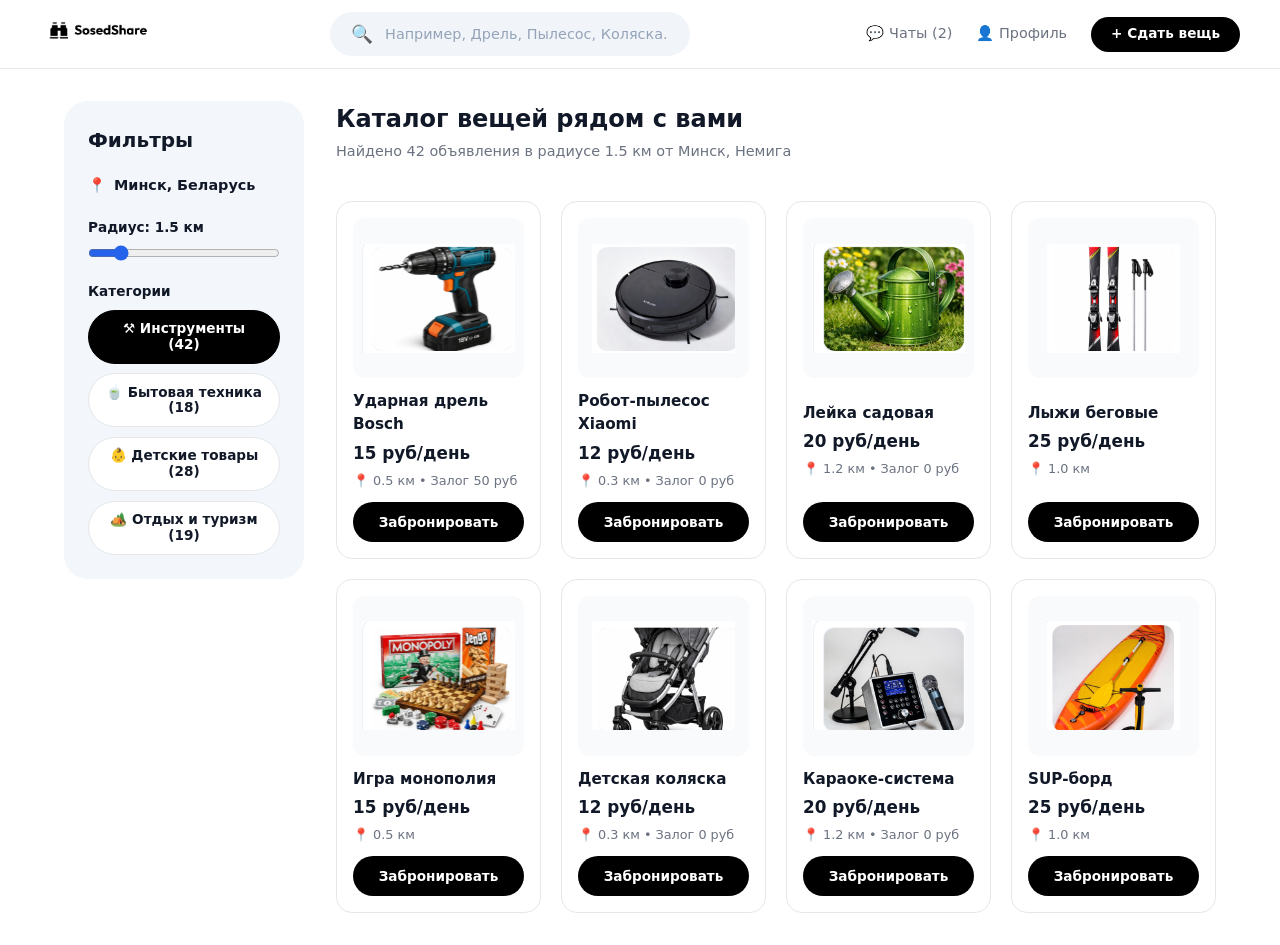
<file: index.html>
<!DOCTYPE html>
<html lang="ru">
<head>
    <meta charset="UTF-8">
    <meta name="viewport" content="width=device-width, initial-scale=1.0, maximum-scale=1.0, user-scalable=no">
    <title>SosedShare — Каталог вещей рядом с вами</title>
    <link rel="stylesheet" href="css/normalize.css">
    <link rel="stylesheet" href="css/style.css">
</head>
<body>

    <!-- Шапка сайта -->
    <header class="site-header">
        <div class="header-container">
            <a href="index.html">
                <img src="assets/images/logo.png" alt="SosedShare" class="header-logo-img">
            </a>

            <div class="header-search">
                <span class="header-search-icon">🔍</span>
                <input type="text" class="header-search-input" placeholder="Например, Дрель, Пылесос, Коляска...">
            </div>

            <nav class="header-nav">
                <a href="#" class="header-nav-link">💬 Чаты (2)</a>
                <a href="profile.html" class="header-nav-link">👤 Профиль</a>
                <button class="btn-black-pill">+ Сдать вещь</button>
            </nav>

            <button class="mobile-menu-btn" id="mobileMenuBtn" aria-label="Меню">☰</button>
        </div>
    </header>

    <!-- Выдвижное мобильное меню -->
    <nav class="mobile-nav-drawer" id="mobileNavDrawer">
        <a href="index.html" class="header-nav-link active">🔍 Каталог</a>
        <a href="details.html" class="header-nav-link">🛠️ Обзор товара</a>
        <a href="profile.html" class="header-nav-link">👤 Профиль</a>
        <button class="btn-black-pill">+ Сдать вещь</button>
    </nav>

    <!-- Основной контент страницы -->
    <main class="main-layout">
        <div class="catalog-container">
            
            <!-- Левый сайдбар с фильтрами -->
            <aside class="sidebar-filters">
                <h2 class="filter-title">Фильтры</h2>
                
                <div class="filter-location">
                    <span>📍</span>
                    <span>Минск, Беларусь</span>
                </div>

                <div class="filter-slider-box">
                    <span class="filter-label">Радиус: 1.5 км</span>
                    <input type="range" min="0.1" max="10" step="0.1" value="1.5" class="range-slider">
                </div>

                <div class="filter-slider-box">
                    <span class="filter-label">Категории</span>
                    <div class="category-pill-list">
                        <button class="cat-pill-btn active">⚒️ Инструменты (42)</button>
                        <button class="cat-pill-btn">🍵 Бытовая техника (18)</button>
                        <button class="cat-pill-btn">👶 Детские товары (28)</button>
                        <button class="cat-pill-btn">🏕️ Отдых и туризм (19)</button>
                    </div>
                </div>
            </aside>

            <!-- Правая секция каталога -->
            <section class="catalog-main">
                <div>
                    <h1 class="catalog-header-title">Каталог вещей рядом с вами</h1>
                    <p class="catalog-header-sub">Найдено 42 объявления в радиусе 1.5 км от Минск, Немига</p>
                </div>

                <!-- Сетка товаров (8 карточек) -->
                <div class="product-grid">
                    
                    <!-- Карточка 1 -->
                    <article class="product-card">
                        <div class="product-img-box">
                            <img src="assets/images/drill.png" alt="Ударная дрель Bosch" class="product-img">
                        </div>
                        <div class="product-info">
                            <h3 class="product-name">Ударная дрель Bosch</h3>
                            <div class="product-price">15 руб/день</div>
                            <div class="product-meta">📍 0.5 км • Залог 50 руб</div>
                        </div>
                        <a href="details.html" class="btn-card-action">Забронировать</a>
                    </article>

                    <!-- Карточка 2 -->
                    <article class="product-card">
                        <div class="product-img-box">
                            <img src="assets/images/robot_vacuum.png" alt="Робот-пылесос Xiaomi" class="product-img">
                        </div>
                        <div class="product-info">
                            <h3 class="product-name">Робот-пылесос Xiaomi</h3>
                            <div class="product-price">12 руб/день</div>
                            <div class="product-meta">📍 0.3 км • Залог 0 руб</div>
                        </div>
                        <a href="details.html" class="btn-card-action">Забронировать</a>
                    </article>

                    <!-- Карточка 3 -->
                    <article class="product-card">
                        <div class="product-img-box">
                            <img src="assets/images/watering_can.png" alt="Лейка садовая" class="product-img">
                        </div>
                        <div class="product-info">
                            <h3 class="product-name">Лейка садовая</h3>
                            <div class="product-price">20 руб/день</div>
                            <div class="product-meta">📍 1.2 км • Залог 0 руб</div>
                        </div>
                        <a href="details.html" class="btn-card-action">Забронировать</a>
                    </article>

                    <!-- Карточка 4 -->
                    <article class="product-card">
                        <div class="product-img-box">
                            <img src="assets/images/skis.png" alt="Лыжи беговые" class="product-img">
                        </div>
                        <div class="product-info">
                            <h3 class="product-name">Лыжи беговые</h3>
                            <div class="product-price">25 руб/день</div>
                            <div class="product-meta">📍 1.0 км</div>
                        </div>
                        <a href="details.html" class="btn-card-action">Забронировать</a>
                    </article>

                    <!-- Карточка 5 -->
                    <article class="product-card">
                        <div class="product-img-box">
                            <img src="assets/images/monopoly.png" alt="Игра монополия" class="product-img">
                        </div>
                        <div class="product-info">
                            <h3 class="product-name">Игра монополия</h3>
                            <div class="product-price">15 руб/день</div>
                            <div class="product-meta">📍 0.5 км</div>
                        </div>
                        <a href="details.html" class="btn-card-action">Забронировать</a>
                    </article>

                    <!-- Карточка 6 -->
                    <article class="product-card">
                        <div class="product-img-box">
                            <img src="assets/images/stroller.png" alt="Детская коляска" class="product-img">
                        </div>
                        <div class="product-info">
                            <h3 class="product-name">Детская коляска</h3>
                            <div class="product-price">12 руб/день</div>
                            <div class="product-meta">📍 0.3 км • Залог 0 руб</div>
                        </div>
                        <a href="details.html" class="btn-card-action">Забронировать</a>
                    </article>

                    <!-- Карточка 7 -->
                    <article class="product-card">
                        <div class="product-img-box">
                            <img src="assets/images/karaoke.png" alt="Караоке-система" class="product-img">
                        </div>
                        <div class="product-info">
                            <h3 class="product-name">Караоке-система</h3>
                            <div class="product-price">20 руб/день</div>
                            <div class="product-meta">📍 1.2 км • Залог 0 руб</div>
                        </div>
                        <a href="details.html" class="btn-card-action">Забронировать</a>
                    </article>

                    <!-- Карточка 8 -->
                    <article class="product-card">
                        <div class="product-img-box">
                            <img src="assets/images/sup_board.png" alt="SUP-борд" class="product-img">
                        </div>
                        <div class="product-info">
                            <h3 class="product-name">SUP-борд</h3>
                            <div class="product-price">25 руб/день</div>
                            <div class="product-meta">📍 1.0 км</div>
                        </div>
                        <a href="details.html" class="btn-card-action">Забронировать</a>
                    </article>

                </div>
            </section>

        </div>
    </main>

    <script src="js/app.js"></script>
</body>
</html>
</file>
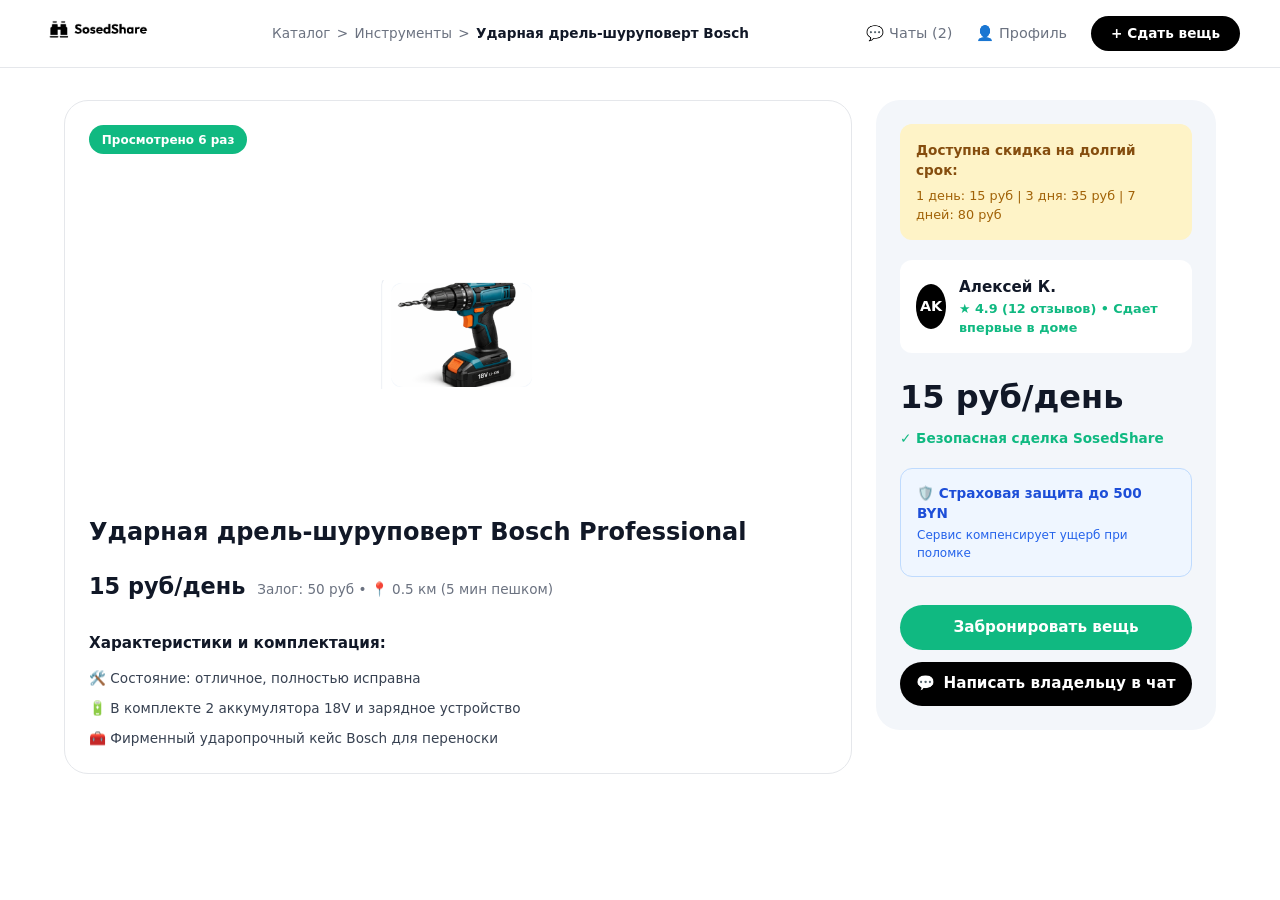
<file: details.html>
<!DOCTYPE html>
<html lang="ru">
<head>
    <meta charset="UTF-8">
    <meta name="viewport" content="width=device-width, initial-scale=1.0, maximum-scale=1.0, user-scalable=no">
    <title>Ударная дрель-шуруповерт Bosch Professional — SosedShare</title>
    <link rel="stylesheet" href="css/normalize.css">
    <link rel="stylesheet" href="css/style.css">
</head>
<body>

    <!-- Шапка сайта -->
    <header class="site-header">
        <div class="header-container">
            <a href="index.html">
                <img src="assets/images/logo.png" alt="SosedShare" class="header-logo-img">
            </a>

            <!-- Хлебные крошки по центру шапки -->
            <nav style="font-size:0.85rem; color:var(--text-muted); display:flex; align-items:center; gap:0.4rem;" class="header-breadcrumbs">
                <a href="index.html" style="color:var(--text-muted);">Каталог</a> &gt;
                <a href="index.html" style="color:var(--text-muted);">Инструменты</a> &gt;
                <span style="color:var(--text-dark); font-weight:600;">Ударная дрель-шуруповерт Bosch</span>
            </nav>

            <nav class="header-nav">
                <a href="#" class="header-nav-link">💬 Чаты (2)</a>
                <a href="profile.html" class="header-nav-link">👤 Профиль</a>
                <button class="btn-black-pill">+ Сдать вещь</button>
            </nav>

            <button class="mobile-menu-btn" id="mobileMenuBtn" aria-label="Меню">☰</button>
        </div>
    </header>

    <!-- Выдвижное мобильное меню -->
    <nav class="mobile-nav-drawer" id="mobileNavDrawer">
        <a href="index.html" class="header-nav-link">🔍 Каталог</a>
        <a href="details.html" class="header-nav-link active">🛠️ Обзор товара</a>
        <a href="profile.html" class="header-nav-link">👤 Профиль</a>
        <button class="btn-black-pill">+ Сдать вещь</button>
    </nav>

    <!-- Основной контент страницы -->
    <main class="main-layout">
        <div class="details-layout">
            
            <!-- Левая широкая карточка товара -->
            <section class="details-left-card">
                <span class="view-badge">Просмотрено 6 раз</span>

                <div class="details-main-img-box">
                    <img src="assets/images/drill.png" alt="Ударная дрель-шуруповерт Bosch" class="details-main-img">
                </div>

                <h1 class="details-title">Ударная дрель-шуруповерт Bosch Professional</h1>

                <div class="details-price-row">
                    <span class="details-price-value">15 руб/день</span>
                    <span class="details-meta-text">Залог: 50 руб • 📍 0.5 км (5 мин пешком)</span>
                </div>

                <div class="specs-section">
                    <div class="specs-title">Характеристики и комплектация:</div>
                    <div class="spec-line">🛠️ Состояние: отличное, полностью исправна</div>
                    <div class="spec-line">🔋 В комплекте 2 аккумулятора 18V и зарядное устройство</div>
                    <div class="spec-line">🧰 Фирменный ударопрочный кейс Bosch для переноски</div>
                </div>
            </section>

            <!-- Правая боковая панель бронирования -->
            <aside class="details-right-sidebar">
                
                <!-- Желтый блок скидки -->
                <div class="discount-yellow-box">
                    <div class="discount-title">Доступна скидка на долгий срок:</div>
                    <div class="discount-text">1 день: 15 руб | 3 дня: 35 руб | 7 дней: 80 руб</div>
                </div>

                <!-- Карточка владельца -->
                <div class="landlord-card">
                    <div class="landlord-avatar-circle">AK</div>
                    <div>
                        <div class="landlord-name">Алексей К.</div>
                        <div class="landlord-rating">★ 4.9 (12 отзывов) • Сдает впервые в доме</div>
                    </div>
                </div>

                <!-- Цена и безопасная сделка -->
                <div style="display:flex; flex-direction:column; gap:0.4rem;">
                    <h2 class="price-huge">15 руб/день</h2>
                    <div class="safe-deal-tag">✓ Безопасная сделка SosedShare</div>
                </div>

                <!-- Голубой блок страховки -->
                <div class="insurance-blue-box">
                    <div class="insurance-title">🛡️ Страховая защита до 500 BYN</div>
                    <div class="insurance-desc">Сервис компенсирует ущерб при поломке</div>
                </div>

                <!-- Кнопки действий -->
                <div style="display:flex; flex-direction:column; gap:0.75rem; margin-top:0.5rem;">
                    <button class="btn-green-book" id="bookModalBtn">Забронировать вещь</button>
                    <button class="btn-black-pill" style="padding:0.85rem; font-size:0.95rem; display:flex; align-items:center; justify-content:center; gap:0.5rem;">
                        <span>💬</span> Написать владельцу в чат
                    </button>
                </div>

            </aside>

        </div>
    </main>

    <!-- Модальное окно бронирования -->
    <div id="bookingModal" style="display:none; position:fixed; top:0; left:0; width:100%; height:100%; background:rgba(0,0,0,0.5); z-index:1000; align-items:center; justify-content:center; padding:1rem;">
        <div style="background:#fff; border-radius:var(--radius-xl); max-width:420px; width:100%; padding:1.5rem; display:flex; flex-direction:column; gap:1rem;">
            <h3 style="margin:0; font-size:1.2rem;">Бронирование инструмента</h3>
            <div>
                <label style="font-size:0.85rem; font-weight:600;">Дата начала аренды:</label>
                <input type="date" style="width:100%; padding:0.6rem; border:1px solid var(--border-color); border-radius:var(--radius-md); margin-top:0.25rem;">
            </div>
            <div>
                <label style="font-size:0.85rem; font-weight:600;">Срок аренды (дней):</label>
                <input type="number" value="1" min="1" style="width:100%; padding:0.6rem; border:1px solid var(--border-color); border-radius:var(--radius-md); margin-top:0.25rem;">
            </div>
            <div style="font-weight:800; font-size:1.2rem; text-align:right;">Итого: 15 BYN</div>
            <div style="display:flex; gap:0.5rem;">
                <button class="btn-black-pill" id="closeModalBtn" style="flex:1; background:#F1F5F9; color:#000;">Отмена</button>
                <button class="btn-green-book" onclick="alert('Заявка отправлена владельцу!')" style="flex:1;">Подтвердить</button>
            </div>
        </div>
    </div>

    <script src="js/app.js"></script>
</body>
</html>
</file>
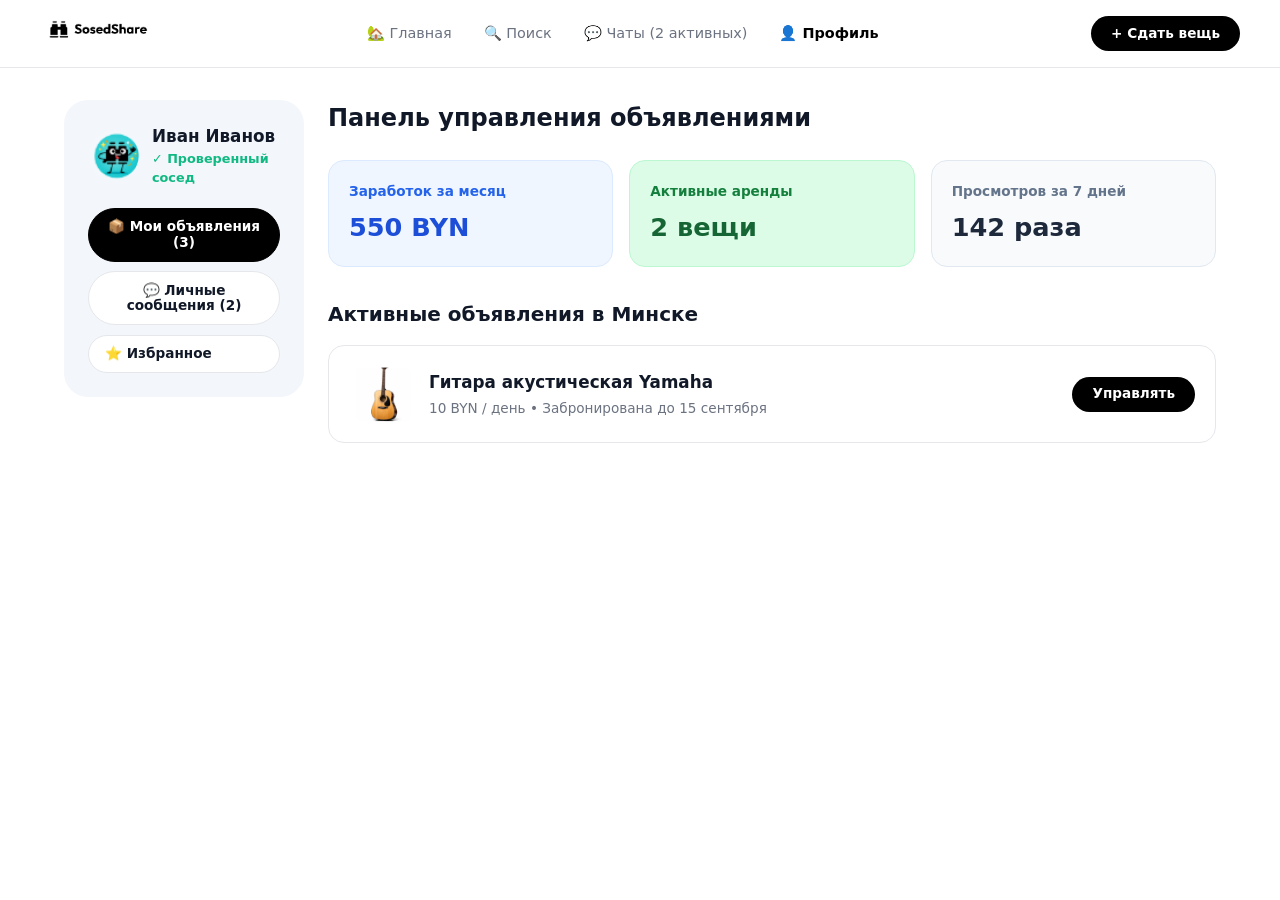
<file: profile.html>
<!DOCTYPE html>
<html lang="ru">
<head>
    <meta charset="UTF-8">
    <meta name="viewport" content="width=device-width, initial-scale=1.0, maximum-scale=1.0, user-scalable=no">
    <title>Панель управления объявлениями — SosedShare</title>
    <link rel="stylesheet" href="css/normalize.css">
    <link rel="stylesheet" href="css/style.css">
</head>
<body>

    <!-- Шапка сайта -->
    <header class="site-header">
        <div class="header-container">
            <a href="index.html">
                <img src="assets/images/logo.png" alt="SosedShare" class="header-logo-img">
            </a>

            <!-- Центрированные ссылки навигации -->
            <nav class="header-nav" style="gap:2rem;">
                <a href="index.html" class="header-nav-link">🏡 Главная</a>
                <a href="index.html" class="header-nav-link">🔍 Поиск</a>
                <a href="#" class="header-nav-link">💬 Чаты (2 активных)</a>
                <a href="profile.html" class="header-nav-link active">👤 Профиль</a>
            </nav>

            <div>
                <button class="btn-black-pill">+ Сдать вещь</button>
            </div>

            <button class="mobile-menu-btn" id="mobileMenuBtn" aria-label="Меню">☰</button>
        </div>
    </header>

    <!-- Выдвижное мобильное меню -->
    <nav class="mobile-nav-drawer" id="mobileNavDrawer">
        <a href="index.html" class="header-nav-link">🏡 Главная</a>
        <a href="index.html" class="header-nav-link">🔍 Поиск</a>
        <a href="#" class="header-nav-link">💬 Чаты (2 активных)</a>
        <a href="profile.html" class="header-nav-link active">👤 Профиль</a>
        <button class="btn-black-pill">+ Сдать вещь</button>
    </nav>

    <!-- Основной контент страницы профиля -->
    <main class="main-layout">
        <div class="profile-layout">
            
            <!-- Левый сайдбар профиля -->
            <aside class="profile-left-sidebar">
                <div class="user-profile-header">
                    <img src="assets/images/avatar_ivan.png" alt="Иван Иванов" class="user-avatar-img">
                    <div>
                        <div style="font-weight:700; font-size:1.05rem;">Иван Иванов</div>
                        <div class="user-verified-tag">✓ Проверенный сосед</div>
                    </div>
                </div>

                <div class="profile-nav-list">
                    <button class="cat-pill-btn active">📦 Мои объявления (3)</button>
                    <button class="cat-pill-btn">💬 Личные сообщения (2)</button>
                    <button class="cat-pill-btn">⭐️ Избранное</button>
                </div>
            </aside>

            <!-- Правая секция со статистикой и объявлениями -->
            <section class="profile-main-content">
                <h1 class="profile-page-title">Панель управления объявлениями</h1>

                <!-- Ряд 3 карточек статистики -->
                <div class="stats-cards-row">
                    <div class="stat-box stat-box-blue">
                        <div class="stat-title">Заработок за месяц</div>
                        <div class="stat-number">550 BYN</div>
                    </div>
                    <div class="stat-box stat-box-green">
                        <div class="stat-title">Активные аренды</div>
                        <div class="stat-number">2 вещи</div>
                    </div>
                    <div class="stat-box stat-box-grey">
                        <div class="stat-title">Просмотров за 7 дней</div>
                        <div class="stat-number">142 раза</div>
                    </div>
                </div>

                <!-- Активные объявления -->
                <div style="display:flex; flex-direction:column; gap:1rem; margin-top:0.5rem;">
                    <h2 style="font-size:1.25rem; font-weight:700; margin:0;">Активные объявления в Минске</h2>

                    <article class="my-listing-card">
                        <div class="listing-left-info">
                            <img src="assets/images/guitar.png" alt="Гитара акустическая Yamaha" class="listing-thumb-img">
                            <div>
                                <h3 style="margin:0; font-size:1.05rem; font-weight:700;">Гитара акустическая Yamaha</h3>
                                <div style="font-size:0.85rem; color:var(--text-muted); margin-top:0.2rem;">10 BYN / день • Забронирована до 15 сентября</div>
                            </div>
                        </div>
                        <button class="btn-black-pill">Управлять</button>
                    </article>
                </div>

            </section>

        </div>
    </main>

    <script src="js/app.js"></script>
</body>
</html>
</file>
<file: css/style.css>
/* ==========================================================================
   Лабораторная работа № 5: Верстка мобильно-ориентированного приложения
   Тема: P2P-шеринг «SosedShare» (СоседШер)
   Точное соответствие фигма-макетам пользователя
   ========================================================================== */

:root {
  --primary-black: #000000;
  --text-dark: #111827;
  --text-muted: #6B7280;
  --bg-sidebar: #F3F6FA;
  --bg-card: #FFFFFF;
  --border-color: #E5E7EB;
  --accent-green: #10B981;
  --accent-green-hover: #059669;
  --font-base: system-ui, -apple-system, BlinkMacSystemFont, "Segoe UI", Roboto, Helvetica, Arial, sans-serif;
  --radius-sm: 8px;
  --radius-md: 12px;
  --radius-lg: 16px;
  --radius-xl: 24px;
  --radius-pill: 9999px;
  --shadow-card: 0 2px 8px rgba(0, 0, 0, 0.04);
}

*, *::before, *::after {
  box-sizing: border-box;
}

body {
  font-family: var(--font-base);
  background-color: #FFFFFF;
  color: var(--text-dark);
  line-height: 1.5;
  margin: 0;
  min-height: 100vh;
  display: flex;
  flex-direction: column;
}

a {
  color: inherit;
  text-decoration: none;
}

/* ==========================================================================
   1. ШАПКА САЙТА (HEADER)
   ========================================================================== */
.site-header {
  background-color: #FFFFFF;
  border-bottom: 1px solid var(--border-color);
  position: sticky;
  top: 0;
  z-index: 100;
  padding: 0.75rem 1.5rem;
}

.header-container {
  max-width: 1200px;
  margin: 0 auto;
  display: flex;
  align-items: center;
  justify-content: space-between;
  gap: 1rem;
}

.header-logo-img {
  height: 36px;
  width: auto;
  object-fit: contain;
}

/* Поиск в шапке */
.header-search {
  display: flex;
  align-items: center;
  background-color: #F1F5F9;
  border-radius: var(--radius-pill);
  padding: 0.5rem 1.25rem;
  width: 100%;
  max-width: 360px;
  border: 1px solid transparent;
  transition: all 0.2s ease;
}

.header-search:focus-within {
  border-color: #CBD5E1;
  background-color: #FFFFFF;
}

.header-search-icon {
  color: #94A3B8;
  margin-right: 0.6rem;
  font-size: 1.1rem;
}

.header-search-input {
  border: none;
  background: transparent;
  outline: none;
  width: 100%;
  font-size: 0.9rem;
  color: var(--text-dark);
}

.header-search-input::placeholder {
  color: #94A3B8;
}

/* Навигация и кнопки справа */
.header-nav {
  display: flex;
  align-items: center;
  gap: 1.5rem;
}

.header-nav-link {
  font-size: 0.9rem;
  font-weight: 500;
  color: var(--text-muted);
  display: flex;
  align-items: center;
  gap: 0.4rem;
  transition: color 0.2s ease;
}

.header-nav-link.active, .header-nav-link:hover {
  color: var(--primary-black);
  font-weight: 600;
}

.btn-black-pill {
  background-color: var(--primary-black);
  color: #FFFFFF;
  font-size: 0.85rem;
  font-weight: 600;
  padding: 0.6rem 1.25rem;
  border-radius: var(--radius-pill);
  border: none;
  cursor: pointer;
  white-space: nowrap;
  transition: background-color 0.2s ease;
}

.btn-black-pill:hover {
  background-color: #262626;
}

.mobile-menu-btn {
  display: none;
  background: transparent;
  border: none;
  font-size: 1.5rem;
  cursor: pointer;
}

/* Мобильное выдвижное меню */
.mobile-nav-drawer {
  display: none;
  flex-direction: column;
  background: #FFFFFF;
  border-bottom: 1px solid var(--border-color);
  padding: 1rem 1.5rem;
  gap: 1rem;
}

.mobile-nav-drawer.is-active {
  display: flex;
}

/* ==========================================================================
   2. ГЛАВНЫЙ КОНТЕЙНЕР
   ========================================================================== */
.main-layout {
  max-width: 1200px;
  width: 100%;
  margin: 0 auto;
  padding: 2rem 1.5rem;
  flex: 1;
}

/* ==========================================================================
   3. КАТАЛОГ (INDEX.HTML)
   ========================================================================== */
.catalog-container {
  display: flex;
  flex-direction: column;
  gap: 2rem;
}

/* Левый сайдбар фильтров */
.sidebar-filters {
  background-color: var(--bg-sidebar);
  border-radius: var(--radius-xl);
  padding: 1.5rem;
  display: flex;
  flex-direction: column;
  gap: 1.25rem;
}

.filter-title {
  font-size: 1.25rem;
  font-weight: 700;
  margin: 0;
}

.filter-location {
  display: flex;
  align-items: center;
  gap: 0.5rem;
  font-size: 0.9rem;
  font-weight: 600;
  color: var(--text-dark);
}

.filter-slider-box {
  display: flex;
  flex-direction: column;
  gap: 0.5rem;
}

.filter-label {
  font-size: 0.85rem;
  font-weight: 600;
  color: var(--text-dark);
}

.range-slider {
  width: 100%;
  accent-color: #2563EB;
  cursor: pointer;
}

.category-pill-list {
  display: flex;
  flex-direction: column;
  gap: 0.6rem;
}

.cat-pill-btn {
  display: flex;
  align-items: center;
  justify-content: flex-start;
  gap: 0.6rem;
  width: 100%;
  padding: 0.65rem 1rem;
  border-radius: var(--radius-pill);
  font-size: 0.85rem;
  font-weight: 600;
  border: 1px solid var(--border-color);
  background-color: #FFFFFF;
  color: var(--text-dark);
  cursor: pointer;
  transition: all 0.2s ease;
}

.cat-pill-btn.active {
  background-color: var(--primary-black);
  color: #FFFFFF;
  border-color: var(--primary-black);
}

.cat-pill-btn:hover:not(.active) {
  background-color: #F1F5F9;
}

/* Правая сетка товаров */
.catalog-main {
  flex: 1;
  display: flex;
  flex-direction: column;
  gap: 1.5rem;
}

.catalog-header-title {
  font-size: 1.5rem;
  font-weight: 700;
  margin: 0;
}

.catalog-header-sub {
  font-size: 0.9rem;
  color: var(--text-muted);
  margin-top: 0.25rem;
}

.product-grid {
  display: grid;
  grid-template-columns: 1fr;
  gap: 1.25rem;
}

.product-card {
  background-color: var(--bg-card);
  border: 1px solid var(--border-color);
  border-radius: var(--radius-lg);
  padding: 1rem;
  display: flex;
  flex-direction: column;
  justify-content: space-between;
  gap: 0.75rem;
  transition: transform 0.2s ease, box-shadow 0.2s ease;
}

.product-card:hover {
  transform: translateY(-2px);
  box-shadow: 0 8px 20px rgba(0,0,0,0.06);
}

.product-img-box {
  width: 100%;
  height: 160px;
  background-color: #F8FAFC;
  border-radius: var(--radius-md);
  display: flex;
  align-items: center;
  justify-content: center;
  overflow: hidden;
}

.product-img {
  max-width: 90%;
  max-height: 90%;
  object-fit: contain;
}

.product-info {
  display: flex;
  flex-direction: column;
  gap: 0.3rem;
}

.product-name {
  font-size: 0.95rem;
  font-weight: 700;
  margin: 0;
  color: var(--text-dark);
}

.product-price {
  font-size: 1.05rem;
  font-weight: 800;
  color: var(--text-dark);
}

.product-meta {
  font-size: 0.8rem;
  color: var(--text-muted);
  display: flex;
  align-items: center;
  gap: 0.3rem;
}

.btn-card-action {
  width: 100%;
  padding: 0.6rem;
  background-color: var(--primary-black);
  color: #FFFFFF;
  border-radius: var(--radius-pill);
  font-size: 0.85rem;
  font-weight: 600;
  border: none;
  cursor: pointer;
  text-align: center;
}

.btn-card-action:hover {
  background-color: #262626;
}

/* ==========================================================================
   4. ДЕТАЛИ ТОВАРА (DETAILS.HTML)
   ========================================================================== */
.details-layout {
  display: flex;
  flex-direction: column;
  gap: 1.5rem;
}

.details-left-card {
  background-color: #FFFFFF;
  border: 1px solid var(--border-color);
  border-radius: var(--radius-xl);
  padding: 1.5rem;
  display: flex;
  flex-direction: column;
  gap: 1.25rem;
}

.view-badge {
  display: inline-block;
  background-color: var(--accent-green);
  color: #FFFFFF;
  font-size: 0.75rem;
  font-weight: 600;
  padding: 0.35rem 0.8rem;
  border-radius: var(--radius-pill);
  align-self: flex-start;
}

.details-main-img-box {
  width: 100%;
  height: 320px;
  background-color: #FFFFFF;
  display: flex;
  align-items: center;
  justify-content: center;
}

.details-main-img {
  max-width: 100%;
  max-height: 100%;
  object-fit: contain;
}

.details-title {
  font-size: 1.5rem;
  font-weight: 800;
  margin: 0;
}

.details-price-row {
  display: flex;
  align-items: baseline;
  gap: 0.75rem;
  flex-wrap: wrap;
}

.details-price-value {
  font-size: 1.4rem;
  font-weight: 800;
  color: var(--text-dark);
}

.details-meta-text {
  font-size: 0.85rem;
  color: var(--text-muted);
}

.specs-section {
  display: flex;
  flex-direction: column;
  gap: 0.6rem;
  margin-top: 0.5rem;
}

.specs-title {
  font-size: 0.95rem;
  font-weight: 700;
  margin-bottom: 0.25rem;
}

.spec-line {
  display: flex;
  align-items: center;
  gap: 0.5rem;
  font-size: 0.85rem;
  color: #374151;
}

/* Правая панель бронирования */
.details-right-sidebar {
  background-color: var(--bg-sidebar);
  border-radius: var(--radius-xl);
  padding: 1.5rem;
  display: flex;
  flex-direction: column;
  gap: 1.25rem;
}

.discount-yellow-box {
  background-color: #FEF3C7;
  border-radius: var(--radius-md);
  padding: 1rem;
  display: flex;
  flex-direction: column;
  gap: 0.3rem;
}

.discount-title {
  font-size: 0.85rem;
  font-weight: 700;
  color: #854D0E;
}

.discount-text {
  font-size: 0.8rem;
  color: #A16207;
}

.landlord-card {
  background-color: #FFFFFF;
  border-radius: var(--radius-md);
  padding: 1rem;
  display: flex;
  align-items: center;
  gap: 0.8rem;
}

.landlord-avatar-circle {
  width: 2.8rem;
  height: 2.8rem;
  border-radius: 50%;
  background-color: var(--primary-black);
  color: #FFFFFF;
  display: flex;
  align-items: center;
  justify-content: center;
  font-weight: 700;
  font-size: 0.9rem;
}

.landlord-name {
  font-size: 0.95rem;
  font-weight: 700;
}

.landlord-rating {
  font-size: 0.8rem;
  color: var(--accent-green);
  font-weight: 600;
}

.price-huge {
  font-size: 2rem;
  font-weight: 800;
  color: var(--text-dark);
  margin: 0;
}

.safe-deal-tag {
  color: var(--accent-green);
  font-weight: 600;
  font-size: 0.85rem;
  display: flex;
  align-items: center;
  gap: 0.3rem;
}

.insurance-blue-box {
  background-color: #EFF6FF;
  border: 1px solid #BFDBFE;
  border-radius: var(--radius-md);
  padding: 0.85rem 1rem;
  display: flex;
  flex-direction: column;
  gap: 0.2rem;
}

.insurance-title {
  font-size: 0.85rem;
  font-weight: 700;
  color: #1D4ED8;
}

.insurance-desc {
  font-size: 0.75rem;
  color: #2563EB;
}

.btn-green-book {
  width: 100%;
  padding: 0.85rem;
  background-color: var(--accent-green);
  color: #FFFFFF;
  border-radius: var(--radius-pill);
  font-size: 0.95rem;
  font-weight: 700;
  border: none;
  cursor: pointer;
  transition: background-color 0.2s ease;
}

.btn-green-book:hover {
  background-color: var(--accent-green-hover);
}

/* ==========================================================================
   5. ПРОФИЛЬ (PROFILE.HTML)
   ========================================================================== */
.profile-layout {
  display: flex;
  flex-direction: column;
  gap: 1.5rem;
}

.profile-left-sidebar {
  background-color: var(--bg-sidebar);
  border-radius: var(--radius-xl);
  padding: 1.5rem;
  display: flex;
  flex-direction: column;
  gap: 1.25rem;
}

.user-profile-header {
  display: flex;
  align-items: center;
  gap: 0.8rem;
}

.user-avatar-img {
  width: 3.2rem;
  height: 3.2rem;
  border-radius: 50%;
  object-fit: cover;
}

.user-verified-tag {
  color: var(--accent-green);
  font-size: 0.8rem;
  font-weight: 600;
}

.profile-nav-list {
  display: flex;
  flex-direction: column;
  gap: 0.6rem;
}

.profile-main-content {
  flex: 1;
  display: flex;
  flex-direction: column;
  gap: 1.5rem;
}

.profile-page-title {
  font-size: 1.5rem;
  font-weight: 800;
  margin: 0;
}

.stats-cards-row {
  display: grid;
  grid-template-columns: 1fr;
  gap: 1rem;
}

.stat-box {
  padding: 1.25rem;
  border-radius: var(--radius-lg);
  display: flex;
  flex-direction: column;
  gap: 0.4rem;
}

.stat-box-blue {
  background-color: #EFF6FF;
  border: 1px solid #DBEAFE;
}

.stat-box-green {
  background-color: #DCFCE7;
  border: 1px solid #BBF7D0;
}

.stat-box-grey {
  background-color: #F8FAFC;
  border: 1px solid #E2E8F0;
}

.stat-title {
  font-size: 0.85rem;
  font-weight: 600;
}

.stat-box-blue .stat-title { color: #2563EB; }
.stat-box-green .stat-title { color: #15803D; }
.stat-box-grey .stat-title { color: #64748B; }

.stat-number {
  font-size: 1.6rem;
  font-weight: 800;
}

.stat-box-blue .stat-number { color: #1D4ED8; }
.stat-box-green .stat-number { color: #166534; }
.stat-box-grey .stat-number { color: #1E293B; }

.my-listing-card {
  background-color: #FFFFFF;
  border: 1px solid var(--border-color);
  border-radius: var(--radius-lg);
  padding: 1rem 1.25rem;
  display: flex;
  align-items: center;
  justify-content: space-between;
  gap: 1rem;
  flex-wrap: wrap;
}

.listing-left-info {
  display: flex;
  align-items: center;
  gap: 1rem;
}

.listing-thumb-img {
  width: 4rem;
  height: 4rem;
  object-fit: contain;
}

/* ==========================================================================
   6. МЕДИА-ЗАПРОСЫ (MEDIA QUERIES)
   ========================================================================== */

/* Tablet & Desktop (от 768px) */
@media (min-width: 768px) {
  .catalog-container {
    display: grid;
    grid-template-columns: 240px 1fr;
    align-items: start;
  }

  .product-grid {
    grid-template-columns: repeat(2, 1fr);
  }

  .details-layout {
    display: grid;
    grid-template-columns: 1fr 340px;
    align-items: start;
  }

  .profile-layout {
    display: grid;
    grid-template-columns: 240px 1fr;
    align-items: start;
  }

  .stats-cards-row {
    grid-template-columns: repeat(3, 1fr);
  }
}

/* Large Desktop (от 1024px) */
@media (min-width: 1024px) {
  .product-grid {
    grid-template-columns: repeat(4, 1fr);
  }
}

/* Mobile Screens (до 767px) */
@media (max-width: 767px) {
  .header-search {
    display: none; /* Скрываем строку поиска из шапки на мобильном */
  }

  .header-nav {
    display: none;
  }

  .mobile-menu-btn {
    display: block;
  }
}
</file>
